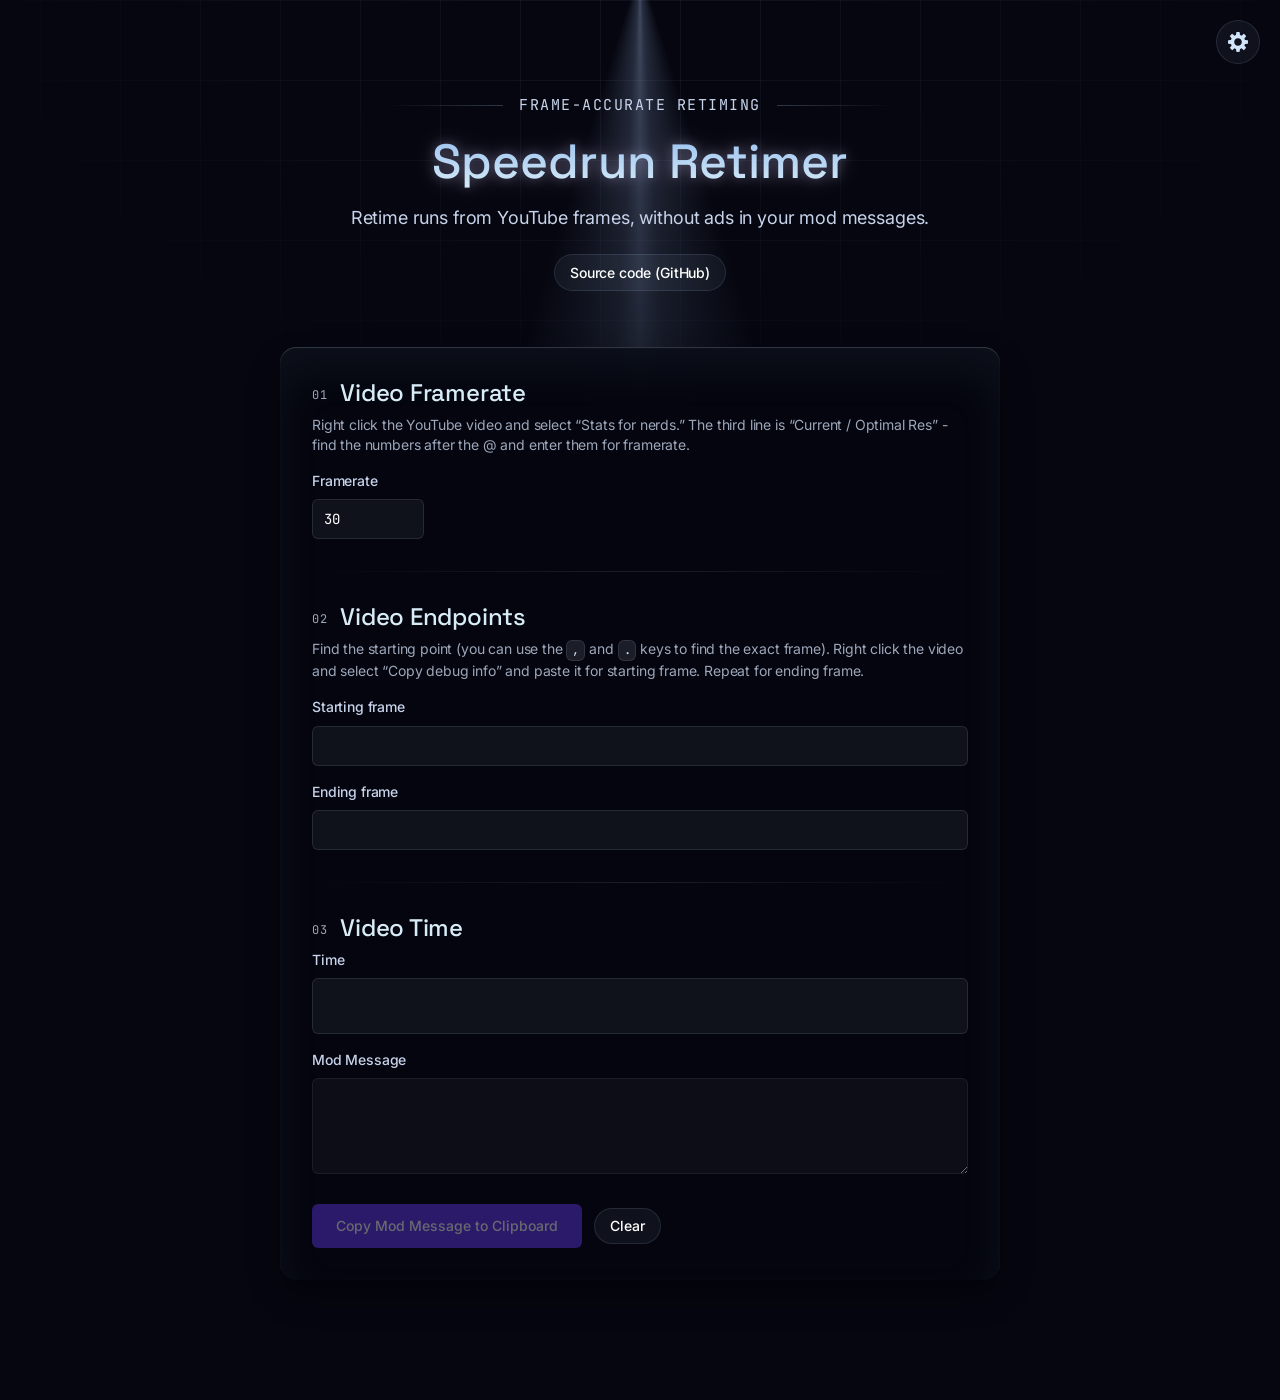
<file: site/index.html>
<!DOCTYPE html>

<html lang="en" theme="dark">

<head>
	<title>Speedrun Retimer</title>
	<meta charset="utf-8">
	<meta name="keywords" content="Speedrun, Retime">
	<meta name="description" content="A speedrun retime tool">
	<meta name="viewport" content="width=device-width, initial-scale=1.0">
	<meta name="color-scheme" content="dark light">
	<link rel="preconnect" href="https://fonts.googleapis.com">
	<link rel="preconnect" href="https://fonts.gstatic.com" crossorigin>
	<link href="https://fonts.googleapis.com/css2?family=Inter:wght@400;500;600;700&family=JetBrains+Mono&family=Space+Grotesk:wght@400;500&display=swap" rel="stylesheet">
	<link rel="stylesheet" href="style.css" type="text/css" media="screen">
	<script defer src="main.js"></script>
	<script defer src="settings.js"></script>
</head>

<body>
	<a href="settings.html" id="settings" class="icon-btn" aria-label="Page Settings">
		<!--
			Source: https://freesvg.org/options-icon-24168
			License: Public Domain
		-->
		<svg viewBox="0 0 100 100">
			<path d="m50.011 0c-2.8839 0-5.7139 0.25936-8.4642 0.7281l-1.3424 14.221c
				 -2.8444 0.79287-5.5365 1.9015-8.0546 3.322l-10.99-9.0785c-4.6419
				 3.286-8.7054 7.3259-11.991 11.968l9.1012 10.99c-1.4188 2.5151-2.552
				 5.214-3.3447 8.0546l-14.197 1.35c-0.46893 2.75-0.728 5.58-0.728
				 8.49 0 2.8897 0.25747 5.7085 0.7281 8.4641l14.198 1.3425c0.79274
				 2.8406 1.926 5.5395 3.3447 8.0546l-9.0785 10.99c3.2796 4.6294
				 7.3161 8.6885 11.945 11.968l11.013-9.1013c2.5197 1.4217 5.2082
				 2.5515 8.0546 3.3447l1.3424 14.221c2.7503 0.4688 5.5803 0.7054
				 8.4642 0.7054 2.8838 0 5.6911-0.2366 8.4414-0.7054l1.3424-14.221c
				 2.8465-0.7932 5.5349-1.923 8.0546-3.3447l11.013 9.1013c
				 4.6293-3.2797 8.6658-7.3388 11.945-11.968l-9.0785-10.99c
				 1.4188-2.5151 2.552-5.214 3.3447-8.0546l14.198-1.3425c0.47063-2.7556
				 0.7281-5.5744 0.7281-8.4641 0-2.8848-0.25907-5.7131-0.7281-8.4642l
				 -14.198-1.3424c-0.79274-2.8406-1.926-5.5395-3.3447-8.0546l
				 9.1012-10.99c-3.2855-4.6423-7.349-8.6821-11.991-11.968l-10.99
				 9.0785c-2.5181-1.4205-5.2102-2.5291-8.0546-3.322l-1.3424-14.221c
				 -2.7503-0.46874-5.5576-0.7281-8.4414-0.7281zm0 30.967c10.516 0
				 19.022 8.528 19.022 19.044s-8.5053 19.044-19.022 19.044c-10.516
				 0-19.044-8.528-19.044-19.044s8.528-19.044 19.044-19.044z"/>
		</svg>
	</a>

	<main class="page">
		<header class="hero">
			<p class="eyebrow">Frame-accurate retiming</p>
			<h1>Speedrun Retimer</h1>
			<p class="lead toggleable">Retime runs from YouTube frames, without ads in your mod messages.</p>
			<a href="https://github.com/m3chwj99/speedrun-retimer" target="_blank" class="pill toggleable" rel="noreferrer">
				Source code (GitHub)
			</a>
		</header>

		<section class="card">
			<div class="step">
				<h2><span class="index">01</span>Video Framerate</h2>
				<p class="toggleable hint">
					Right click the YouTube video and select “Stats for nerds.” The third line is
					“Current / Optimal Res” - find the numbers after the @ and enter them for
					framerate.
				</p>
				<div class="field">
					<label for="framerate">Framerate</label>
					<input type="text" id="framerate" size="3" value="30" onchange='check_fps(event)'>
				</div>
			</div>

			<div class="step">
				<h2><span class="index">02</span>Video Endpoints</h2>
				<p class="toggleable hint">
					Find the starting point (you can use the <kbd>,</kbd> and <kbd>.</kbd> keys to
					find the exact frame). Right click the video and select “Copy debug info” and paste
					it for starting frame. Repeat for ending frame.
				</p>
				<div class="field">
					<label for="startobj">Starting frame</label>
					<input type="text" id="startobj" class="own_line" originalvalue="" onchange='parse_time(event)'>
				</div>
				<div class="field">
					<label for="endobj">Ending frame</label>
					<input type="text" id="endobj" class="own_line" originalvalue="" onchange='parse_time(event)'>
				</div>
			</div>

			<div class="step">
				<h2><span class="index">03</span>Video Time</h2>
				<div class="field">
					<label for="time">Time</label>
					<input type="text" id="time" class="own_line" readonly>
				</div>
				<div class="field">
					<label for="mod_message">Mod Message</label>
					<textarea id="mod_message" class="own_line" readonly disabled></textarea>
				</div>
				<div class="actions">
					<button id="mod_message_button" disabled onclick="copy_mod_message()">
						Copy Mod Message to Clipboard
					</button>
					<button id="clear_button" onclick="clear_fields()">
						Clear
					</button>
				</div>
			</div>
		</section>
	</main>
</body>

</html>
</file>
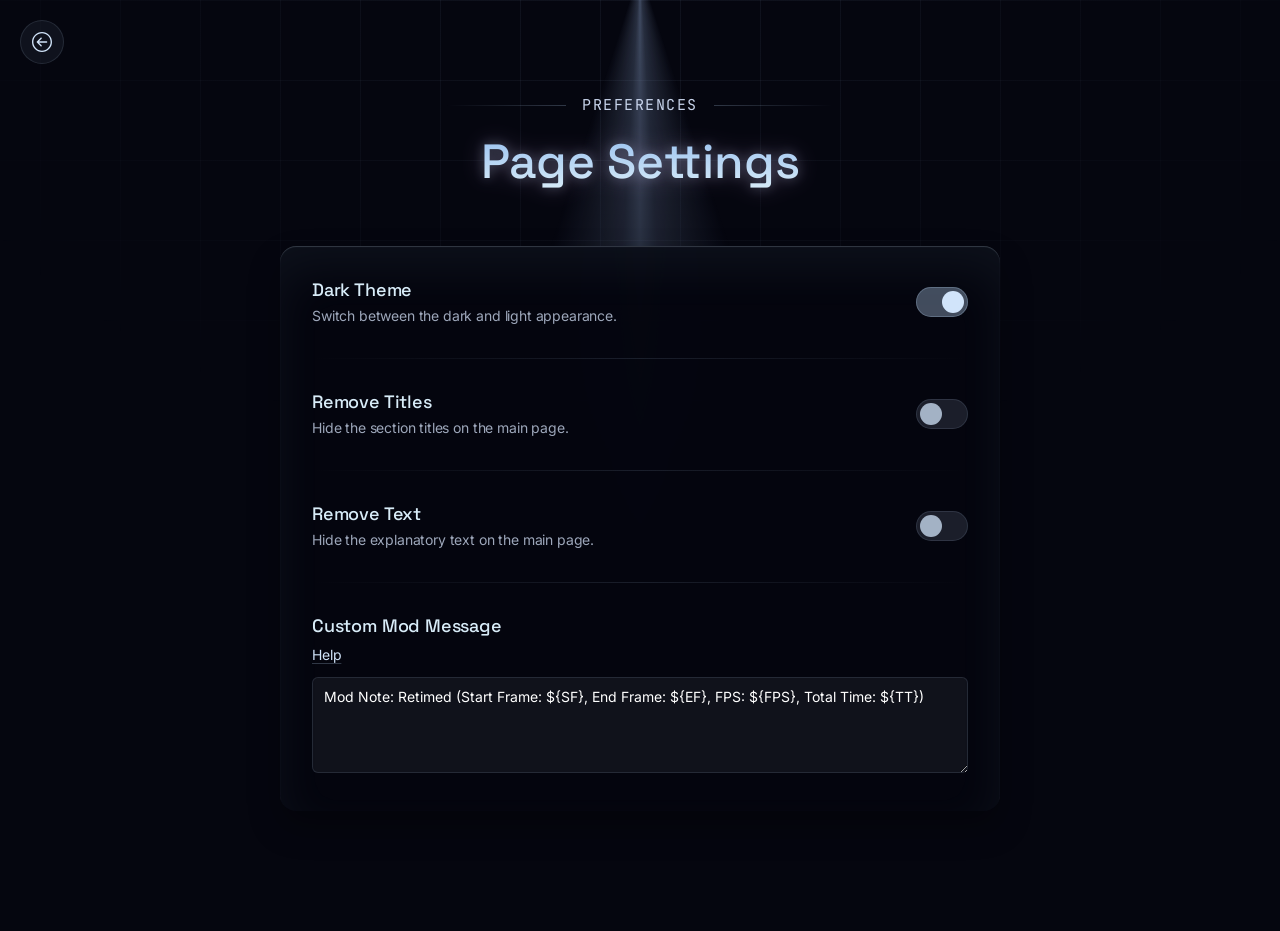
<file: site/settings.html>
<!DOCTYPE html>

<html lang="en" theme="dark">

<head>
	<title>Speedrun Retimer - Settings</title>
	<meta charset="utf-8">
	<meta name="keywords" content="Speedrun, Retime">
	<meta name="description" content="A speedrun retime tool">
	<meta name="viewport" content="width=device-width, initial-scale=1.0">
	<meta name="color-scheme" content="dark light">
	<link rel="preconnect" href="https://fonts.googleapis.com">
	<link rel="preconnect" href="https://fonts.gstatic.com" crossorigin>
	<link href="https://fonts.googleapis.com/css2?family=Inter:wght@400;500;600;700&family=JetBrains+Mono&family=Space+Grotesk:wght@400;500&display=swap" rel="stylesheet">
	<link rel="stylesheet" href="style.css" type="text/css" media="screen">
	<script defer src="settings.js"></script>
</head>

<body>
	<a href="index.html" id="back" class="icon-btn" aria-label="Home Page">
		<!--
			Source: https://www.svgrepo.com/svg/18507/back-button
			License: CC0 - Creative Commons (No rights reserved)
		-->
		<svg viewBox="0 0 219.151 219.151">
			<path d="M109.576,219.151c60.419,0,109.573-49.156,109.573-109.576C219.149,
				 49.156,169.995,0,109.576,0S0.002,49.156,0.002,109.575C0.002,
				 169.995,49.157,219.151,109.576,219.151z M109.576,15c52.148,0,
				 94.573,42.426,94.574,94.575c0,52.149-42.425,94.575-94.574,
				 94.576c-52.148-0.001-94.573-42.427-94.573-94.577C15.003,57.427,
				 57.428,15,109.576,15z"/>
			<path d="M94.861,156.507c2.929,2.928,7.678,2.927,10.606,0c2.93-2.93,
				 2.93-7.678-0.001-10.608l-28.82-28.819l83.457-0.008c4.142-0.001,
				 7.499-3.358,7.499-7.502c-0.001-4.142-3.358-7.498-7.5-7.498l-83.46,
				 0.008l28.827-28.825c2.929-2.929,2.929-7.679,0-10.607c
				 -1.465-1.464-3.384-2.197-5.304-2.197c-1.919,0-3.838,0.733-5.303,
				 2.196l-41.629,41.628c-1.407,1.406-2.197,3.313-2.197,5.303c0.001,
				 1.99,0.791,3.896,2.198,5.305L94.861,156.507z"/>
		</svg>
	</a>

	<main class="page">
		<header class="hero">
			<p class="eyebrow">Preferences</p>
			<h1>Page Settings</h1>
		</header>

		<section class="card">
			<div class="setting">
				<div>
					<h2 class="options">Dark Theme</h2>
					<p class="hint">Switch between the dark and light appearance.</p>
				</div>
				<label class="switch" aria-label="Dark Theme">
					<input type="checkbox" id="page_theme" onclick="change_theme()">
					<span class="slider"></span>
				</label>
			</div>

			<div class="setting">
				<div>
					<h2 class="options">Remove Titles</h2>
					<p class="hint">Hide the section titles on the main page.</p>
				</div>
				<label class="switch" aria-label="Remove Titles">
					<input type="checkbox" id="page_titles" onclick="remove_titles()">
					<span class="slider"></span>
				</label>
			</div>

			<div class="setting">
				<div>
					<h2 class="options">Remove Text</h2>
					<p class="hint">Hide the explanatory text on the main page.</p>
				</div>
				<label class="switch" aria-label="Remove Text">
					<input type="checkbox" id="page_text" onclick="remove_text()">
					<span class="slider"></span>
				</label>
			</div>

			<div class="setting setting--stack">
				<h2 class="options">Custom Mod Message</h2>
				<a class="help-link" href="https://github.com/MCBE-Speedrunning/retime.mcbe.wtf/blob/master/docs/custom_mod_messages.md" target="_blank" rel="noreferrer">
					Help
				</a>
				<textarea id="custom_mod_message" cols="40" rows="3" onchange="set_mod_message(event)"></textarea>
			</div>
		</section>
	</main>
</body>

</html>
</file>
<file: site/style.css>
/* ==========================================================================
   Retimer — AuthKit-style design (midnight canvas, frosted glass, violet CTA)
   Fonts: Inter (Untitled Sans), Space Grotesk (aeonikPro), JetBrains Mono (dotDigital)
   ========================================================================== */

:root {
	/* Colors */
	--midnight-canvas: #05060f;
	--steel-plate: #2f343e;
	--fog-veil: #9da7ba;
	--moon-mist: #c7d3ea;
	--frost-glow: #d1e4fa;
	--ice-highlight: #d8ecf8;
	--ice-gradient: linear-gradient(0deg, #d8ecf8 0%, #98c0ef 100%);
	--pure-white: #ffffff;
	--void-violet: #663af3;

	/* Semantic (dark = default) */
	--canvas: var(--midnight-canvas);
	--text-head: var(--ice-highlight);
	--text-body: var(--frost-glow);
	--text-muted: var(--moon-mist);
	--text-helper: var(--fog-veil);
	--text-strong: var(--pure-white);
	--hairline: rgba(186, 215, 247, 0.12);
	--hairline-strong: rgba(186, 215, 247, 0.24);
	--wash: rgba(186, 214, 247, 0.06);
	--wash-hover: rgba(186, 214, 247, 0.12);
	--input-bg: rgba(199, 211, 234, 0.06);
	--grid: rgba(186, 215, 247, 0.06);
	--card-bg: rgba(5, 6, 15, 0.97);
	--card-shadow:
		inset 0 1px 1px rgba(216, 236, 248, 0.2),
		inset 0 24px 48px rgba(168, 216, 245, 0.06),
		0 16px 32px rgba(0, 0, 0, 0.3);
	--halo: rgba(124, 145, 182, 0.5);
	--halo-soft: rgba(124, 145, 182, 0.3);
	--glow: drop-shadow(0 0 6px rgba(186, 207, 247, 0.32)) drop-shadow(0 0 12px rgba(238, 186, 247, 0.24));
	--switch-on: rgba(186, 214, 247, 0.34);
	--switch-knob: var(--frost-glow);
	--heading-fill: var(--ice-gradient);

	/* Type */
	--font-sans: "Inter", ui-sans-serif, system-ui, -apple-system, BlinkMacSystemFont, "Segoe UI", Roboto, sans-serif;
	--font-display: "Space Grotesk", var(--font-sans);
	--font-mono: "JetBrains Mono", ui-monospace, SFMono-Regular, Menlo, Consolas, monospace;

	/* Shape / layout */
	--radius-card: 16px;
	--radius-input: 6px;
	--radius-pill: 999px;
	--page-width: 720px;
	color-scheme: dark;
}

/* Light variant — only used if the user switches the toggle off on the settings page */
[theme="light"] {
	--canvas: #f3f6fc;
	--text-head: #0b1224;
	--text-body: #1c2946;
	--text-muted: #3d4c6b;
	--text-helper: #5c6b88;
	--text-strong: #0b1224;
	--hairline: rgba(20, 40, 90, 0.14);
	--hairline-strong: rgba(20, 40, 90, 0.28);
	--wash: rgba(20, 40, 90, 0.05);
	--wash-hover: rgba(20, 40, 90, 0.1);
	--input-bg: rgba(20, 40, 90, 0.05);
	--grid: rgba(20, 40, 90, 0.06);
	--card-bg: rgba(255, 255, 255, 0.92);
	--card-shadow:
		inset 0 1px 1px rgba(255, 255, 255, 0.9),
		0 16px 32px rgba(40, 60, 110, 0.12);
	--halo: rgba(120, 150, 210, 0.35);
	--halo-soft: rgba(120, 150, 210, 0.2);
	--glow: none;
	--switch-on: rgba(60, 90, 160, 0.5);
	--switch-knob: #ffffff;
	--heading-fill: linear-gradient(0deg, #0b1224 0%, #3a5a96 100%);
	color-scheme: light;
}

*, *::before, *::after {
	box-sizing: border-box;
}

html {
	background-color: var(--canvas);
	-webkit-text-size-adjust: 100%;
	-ms-text-size-adjust: 100%;
}

html, body {
	margin: 0;
	font-family: var(--font-sans);
	font-size: 16px;
	line-height: 1.5;
	letter-spacing: -0.01em;
	font-variant-ligatures: common-ligatures;
	-webkit-font-smoothing: antialiased;
	-moz-osx-font-smoothing: grayscale;
}

body {
	min-height: 100vh;
	color: var(--text-body);
	padding: 96px 16px 120px;
	position: relative;
}

/* Ambient blueprint grid */
body::before {
	content: "";
	position: fixed;
	inset: 0;
	z-index: -2;
	pointer-events: none;
	background-image:
		linear-gradient(var(--grid) 1px, transparent 1px),
		linear-gradient(90deg, var(--grid) 1px, transparent 1px);
	background-size: 80px 80px;
	background-position: center top;
	-webkit-mask-image: radial-gradient(ellipse 80% 70% at 50% 0%, #000 15%, transparent 75%);
	mask-image: radial-gradient(ellipse 80% 70% at 50% 0%, #000 15%, transparent 75%);
}

/* Conic spotlight at the top of the page */
body::after {
	content: "";
	position: fixed;
	top: 0;
	left: 0;
	right: 0;
	height: 70vh;
	z-index: -1;
	pointer-events: none;
	background: conic-gradient(
		from 0deg at 50% -5%,
		transparent 45%,
		var(--halo-soft) 49%,
		var(--halo) 50%,
		var(--halo-soft) 51%,
		transparent 55%
	);
	-webkit-mask-image: linear-gradient(180deg, #000 0%, transparent 100%);
	mask-image: linear-gradient(180deg, #000 0%, transparent 100%);
}

.page {
	width: 100%;
	max-width: var(--page-width);
	margin: 0 auto;
}

/* --------------------------------------------------------------------------
   Hero
   -------------------------------------------------------------------------- */

.hero {
	text-align: center;
	margin-bottom: 56px;
}

.eyebrow {
	display: flex;
	align-items: center;
	justify-content: center;
	gap: 16px;
	margin: 0 0 20px;
	font-family: var(--font-mono);
	font-size: 15px;
	line-height: 1.2;
	letter-spacing: 0.1em;
	text-transform: uppercase;
	color: var(--text-muted);
	font-feature-settings: "tnum" on;
}

.eyebrow::before,
.eyebrow::after {
	content: "";
	flex: 1;
	max-width: 120px;
	height: 1px;
	background: linear-gradient(90deg, transparent, var(--hairline-strong));
}

.eyebrow::after {
	transform: scaleX(-1);
}

h1 {
	margin: 0 0 16px;
	font-family: var(--font-display);
	font-weight: 500;
	font-size: 48px;
	line-height: 1.17;
	letter-spacing: 0;
	background: var(--heading-fill);
	-webkit-background-clip: text;
	background-clip: text;
	-webkit-text-fill-color: transparent;
	color: transparent;
	filter: var(--glow);
}

.lead {
	max-width: 640px;
	margin: 0 auto 24px;
	font-size: 18px;
	line-height: 1.33;
	color: var(--text-muted);
}

/* --------------------------------------------------------------------------
   Glass card + steps
   -------------------------------------------------------------------------- */

.card {
	padding: 32px;
	background: var(--card-bg);
	border-radius: var(--radius-card);
	box-shadow: var(--card-shadow);
}

.step + .step,
.setting + .setting {
	margin-top: 32px;
	padding-top: 32px;
	background: linear-gradient(90deg, transparent, var(--hairline), transparent) top / 100% 1px no-repeat;
}

h2 {
	margin: 0 0 8px;
	font-family: var(--font-display);
	font-weight: 500;
	font-size: 24px;
	line-height: 1.17;
	letter-spacing: -0.01em;
	color: var(--text-head);
}

h2 .index {
	display: inline-block;
	margin-right: 12px;
	font-family: var(--font-mono);
	font-weight: 400;
	font-size: 12px;
	letter-spacing: 0.1em;
	color: var(--text-helper);
	vertical-align: middle;
}

p {
	margin: 0 0 16px;
	color: var(--text-muted);
}

.hint {
	font-size: 14px;
	line-height: 1.43;
	color: var(--text-helper);
}

label {
	display: block;
	margin-bottom: 8px;
	font-size: 14px;
	font-weight: 500;
	line-height: 1.43;
	color: var(--text-muted);
}

.field {
	margin: 0 0 16px;
}

.field:last-child {
	margin-bottom: 0;
}

.field-row {
	display: grid;
	grid-template-columns: 1fr 1fr;
	gap: 16px;
}

.field-row .field {
	margin: 0;
}

/* --------------------------------------------------------------------------
   Inputs
   -------------------------------------------------------------------------- */

button, input, textarea, kbd {
	font-family: var(--font-sans);
	font-size: 14px;
	line-height: 1.43;
	margin: 0;
	border: none;
}

input, textarea {
	width: 100%;
	padding: 10px 12px;
	color: var(--text-strong);
	background-color: var(--input-bg);
	border-radius: var(--radius-input);
	box-shadow: inset 0 0 0 1px var(--hairline);
	outline: none;
	overflow: visible;
	transition: box-shadow 0.15s ease, background-color 0.15s ease;
}

input::placeholder,
textarea::placeholder {
	color: var(--moon-mist);
	opacity: 0.6;
}

input:focus,
textarea:focus {
	box-shadow: inset 0 0 0 1px var(--hairline-strong);
	background-color: var(--wash-hover);
}

input:disabled,
textarea:disabled {
	cursor: not-allowed;
	opacity: 0.55;
}

#framerate {
	width: 112px;
	font-family: var(--font-mono);
}

#startobj,
#endobj {
	font-family: var(--font-mono);
}

#time {
	padding: 14px 16px;
	font-family: var(--font-mono);
	font-size: 24px;
	line-height: 1.17;
	letter-spacing: -0.01em;
	font-feature-settings: "tnum" on;
	color: var(--text-head);
}

textarea {
	min-height: 96px;
	resize: vertical;
	overflow: auto;
}

#mod_message {
	font-family: var(--font-mono);
	font-size: 13px;
	opacity: 1;
	-webkit-text-fill-color: var(--text-strong);
}

#mod_message:disabled {
	opacity: 0.7;
}

kbd {
	display: inline-block;
	padding: 2px 6px;
	font-family: var(--font-mono);
	font-size: 12px;
	color: var(--text-body);
	background-color: rgba(199, 211, 234, 0.12);
	border-radius: var(--radius-input);
	box-shadow: inset 0 0 0 1px var(--hairline);
}

.own_line {
	width: 100%;
}

/* --------------------------------------------------------------------------
   Links + buttons
   -------------------------------------------------------------------------- */

a {
	color: var(--text-body);
	text-decoration: underline;
	text-decoration-color: var(--hairline-strong);
	text-underline-offset: 3px;
	transition: text-decoration-color 0.15s ease, color 0.15s ease;
}

a:hover,
a:focus-visible {
	color: var(--text-head);
	text-decoration-color: currentColor;
}

button,
.pill {
	display: inline-flex;
	align-items: center;
	justify-content: center;
	gap: 8px;
	padding: 8px 16px;
	font-size: 14px;
	font-weight: 500;
	color: var(--text-strong);
	text-decoration: none;
	cursor: pointer;
	background-color: var(--wash);
	border-radius: var(--radius-pill);
	box-shadow: inset 0 0 0 1px var(--hairline);
	text-transform: none;
	overflow: visible;
	transition: background-color 0.15s ease, box-shadow 0.15s ease, filter 0.15s ease;
}

button:hover:not(:disabled),
.pill:hover {
	background-color: var(--wash-hover);
	color: var(--text-strong);
}

button:focus-visible,
.pill:focus-visible,
.icon-btn:focus-visible {
	outline: 2px solid var(--hairline-strong);
	outline-offset: 2px;
}

button:disabled {
	cursor: not-allowed;
	opacity: 0.4;
}

/* The one chromatic CTA: copying the mod message */
#mod_message_button {
	padding: 12px 24px;
	color: var(--pure-white);
	background-color: var(--void-violet);
	border-radius: var(--radius-input);
	box-shadow: none;
}

#mod_message_button:hover:not(:disabled) {
	background-color: var(--void-violet);
	color: var(--pure-white);
	filter: brightness(1.12);
}

.actions {
	display: flex;
	flex-wrap: wrap;
	align-items: center;
	gap: 12px;
	margin-top: 24px;
}

/* Circular icon buttons (settings / back) */
.icon-btn,
#settings,
#back {
	position: fixed;
	top: 20px;
	z-index: 10;
	display: inline-flex;
	align-items: center;
	justify-content: center;
	width: 44px;
	height: 44px;
	padding: 0;
	background-color: var(--wash);
	border-radius: 9999px;
	box-shadow: inset 0 0 0 1px var(--hairline);
	fill: var(--text-body);
	transition: background-color 0.15s ease;
}

.icon-btn:hover {
	background-color: var(--wash-hover);
}

#settings {
	right: 20px;
}

#back {
	left: 20px;
}

.icon-btn svg {
	width: 20px;
	height: 20px;
	fill: currentColor;
	color: var(--text-body);
}

/* --------------------------------------------------------------------------
   Settings rows + switch
   -------------------------------------------------------------------------- */

.setting {
	display: flex;
	align-items: center;
	justify-content: space-between;
	gap: 24px;
}

.setting--stack {
	display: block;
}

.setting h2 {
	margin-bottom: 4px;
	font-size: 18px;
	line-height: 1.33;
}

.setting .hint {
	margin: 0;
}

.options {
	margin: 0;
}

.help-link {
	display: inline-block;
	margin-bottom: 12px;
	font-size: 14px;
}

.switch {
	position: relative;
	flex: none;
	display: inline-block;
	width: 52px;
	height: 30px;
	margin: 0;
}

.switch input {
	position: absolute;
	width: 0;
	height: 0;
	opacity: 0;
}

.slider {
	position: absolute;
	inset: 0;
	cursor: pointer;
	background-color: var(--wash-hover);
	border-radius: 34px;
	box-shadow: inset 0 0 0 1px var(--hairline);
	transition: background-color 0.25s ease, box-shadow 0.25s ease;
}

.slider::before {
	content: "";
	position: absolute;
	top: 4px;
	left: 4px;
	width: 22px;
	height: 22px;
	background-color: var(--switch-knob);
	border-radius: 50%;
	opacity: 0.75;
	transition: transform 0.25s ease, opacity 0.25s ease;
}

input:checked + .slider {
	background-color: var(--switch-on);
	box-shadow: inset 0 0 0 1px var(--hairline-strong);
}

input:checked + .slider::before {
	opacity: 1;
	transform: translateX(22px);
}

input:focus-visible + .slider {
	outline: 2px solid var(--hairline-strong);
	outline-offset: 2px;
}

/* --------------------------------------------------------------------------
   Utilities (used by settings.js)
   -------------------------------------------------------------------------- */

.hidden {
	display: none;
}

@media (max-width: 640px) {
	body {
		padding: 84px 16px 80px;
	}

	h1 {
		font-size: 36px;
	}

	.card {
		padding: 24px;
	}

	.field-row {
		grid-template-columns: 1fr;
	}

	.eyebrow {
		font-size: 13px;
	}
}
</file>
